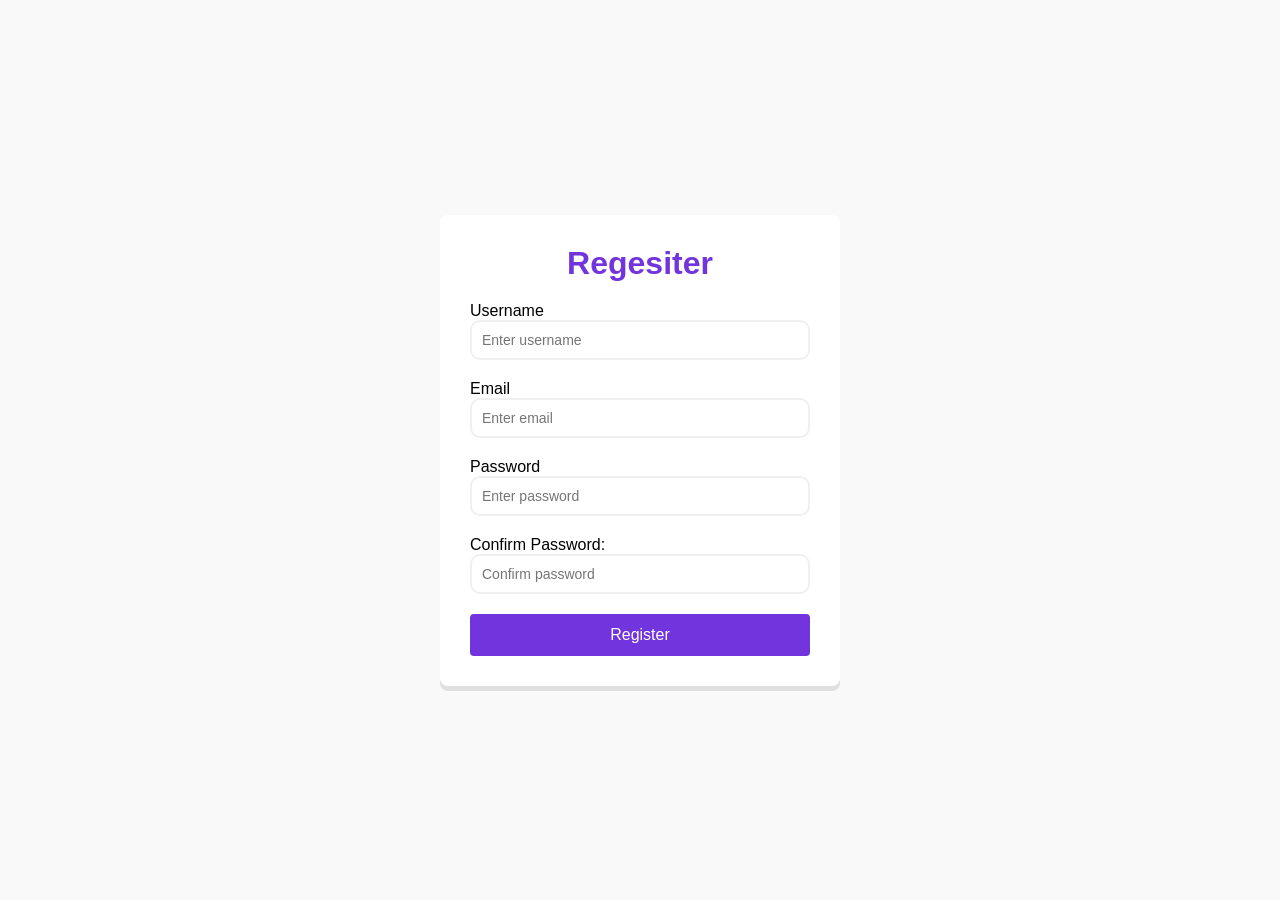
<file: FormV/index.html>
<!doctype html>
<html lang="en">
  <head>
    <meta charset="UTF-8" />
    <meta name="viewport" content="width=device-width, initial-scale=1.0" />
    <title>Form Validator</title>
    <link rel="stylesheet" href="style.css" />
  </head>
  <body>
    <div class="container">
      <form id="registration-form">
        <h1>Regesiter</h1>
        <div class="form-group">
          <label for="username">Username</label>
          <input type="text" id="username" placeholder="Enter username" />
          <small></small>
        </div>
        <div class="form-group">
          <label for="email">Email</label>
          <input type="email" id="email" placeholder="Enter email" />
          <small></small>
        </div>
        <div class="form-group">
          <label for="password">Password</label>
          <input type="password" id="password" placeholder="Enter password" />
          <small></small>
        </div>
        <div class="form-group">
          <label for="confirm-password">Confirm Password:</label>
          <input
            type="password"
            id="confirm-password"
            placeholder="Confirm password"
          />
          <small></small>
        </div>
        <button type="submit">Register</button>
      </form>
    </div>

    <script src="script.js"></script>
  </body>
</html>
</file>
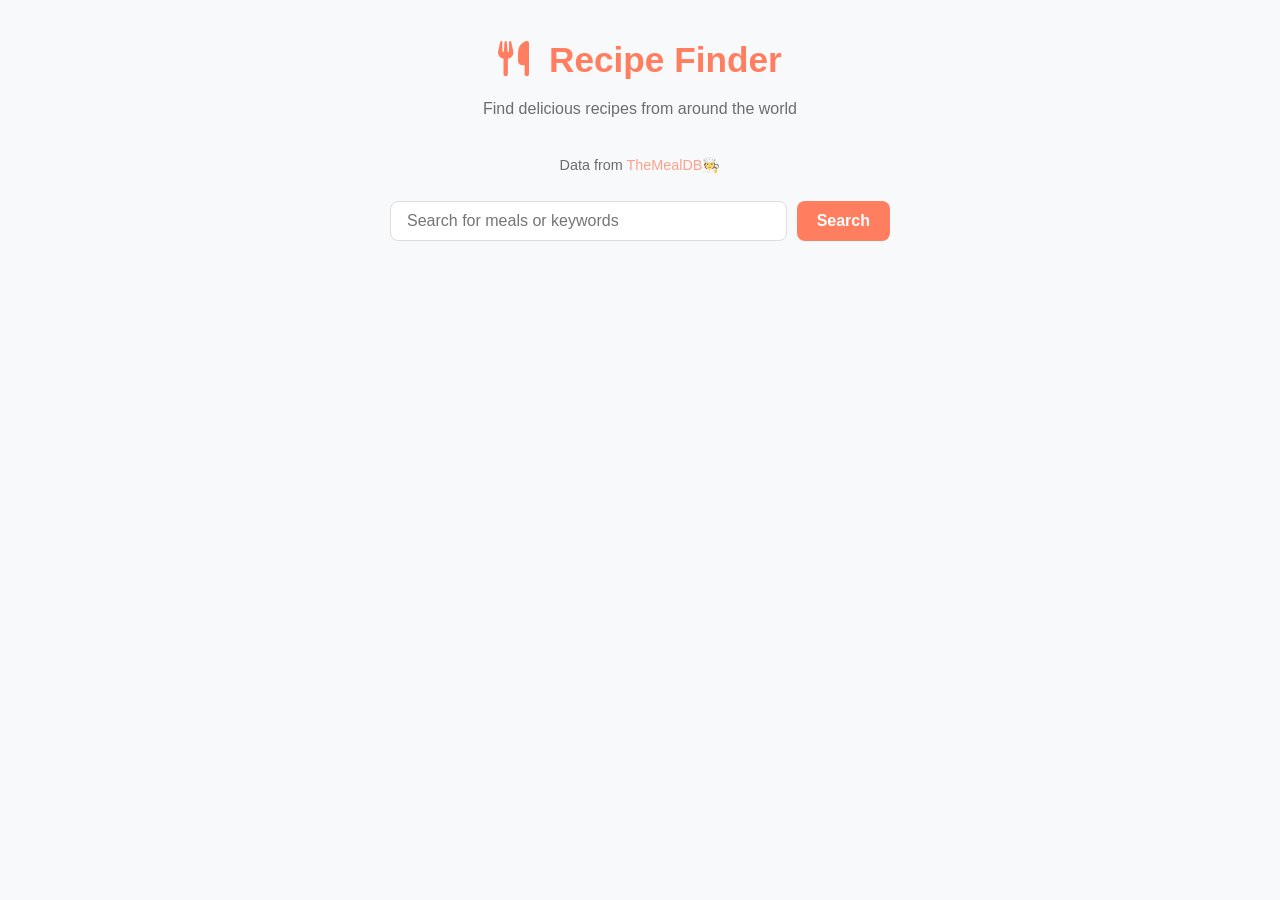
<file: Recipe/index.html>
<!doctype html>
<html lang="en">
  <head>
    <meta charset="UTF-8" />
    <meta name="viewport" content="width=device-width, initial-scale=1.0" />
    <title>Recipe Finder</title>
    <link rel="stylesheet" href="style.css" />
    <link
      rel="stylesheet"
      href="https://cdnjs.cloudflare.com/ajax/libs/font-awesome/6.7.2/css/all.min.css"
      integrity="sha512-Evv84Mr4kqVGRNSgIGL/F/aIDqQb7xQ2vcrdIwxfjThSH8CSR7PBEakCr51Ck+w+/U6swU2Im1vVX0SVk9ABhg=="
      crossorigin="anonymous"
      referrerpolicy="no-referrer"
    />
  </head>
  <body>
    <div class="container">
      <header>
        <h1><i class="fas fa-utensils"></i> Recipe Finder</h1>
        <p>Find delicious recipes from around the world</p>
      </header>

      <p class="api-link">
        Data from <a href="https://www.themealdb.com/api.php">TheMealDB🧑‍🍳</a>
      </p>

      <div class="search-container">
        <input
          type="text"
          id="search-input"
          placeholder="Search for meals or keywords"
        />
        <button id="search-btn">Search</button>
      </div>

      <div id="error-container" class="hidden"></div>
      <div id="result-heading"></div>

      <div id="meals" class="meals-container"></div>

      <div id="meal-details" class="hidden">
        <button id="back-btn"><i class="fas fa-arrow-left"></i> Back to recipes</button>

        <div class="meal-details-content"></div>
      </div>
    </div>
    <script src="script.js"></script>
  </body>
</html>
</file>
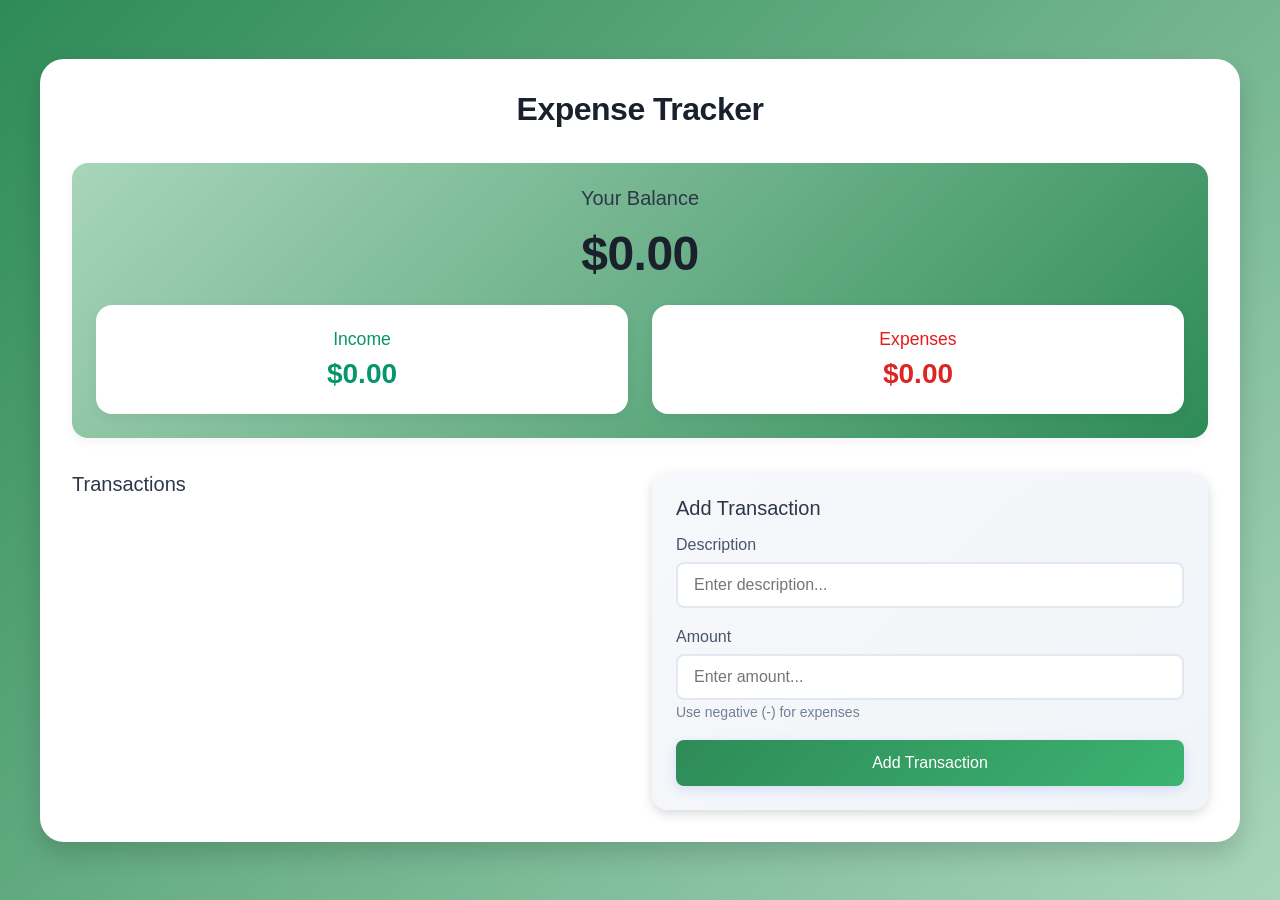
<file: Etracker.html>
<!doctype html>
<html lang="en">
  <head>
    <meta charset="UTF-8" />
    <meta name="viewport" content="width=device-width, initial-scale=1.0" />
    <title>Marjo</title>
    <link rel="stylesheet" href="Et.css" />
  </head>
  <body>
    <div class="container">
      <h1>Expense Tracker</h1>

      <div class="balance-container">
        <h2>Your Balance</h2>
        <h1 id="balance">$0.00</h1>

        <div class="summary">
          <div class="income">
            <h3>Income</h3>
            <p id="income-amount">$0.00</p>
          </div>
          <div class="expenses">
            <h3>Expenses</h3>
            <p id="expenses-amount">$0.00</p>
          </div>
        </div>
      </div>

      <div class="main-content">
        <div class="transaction-container">
          <h2>Transactions</h2>
          <ul id="transaction-list">
            <!--transaction will be added later here-->
          </ul>
        </div>

        <div class="form-container">
          <h2>Add Transaction</h2>

          <form id="transaction-form">
            <div class="form-group">
              <label for="description">Description</label>
              <input
                type="text"
                id="description"
                placeholder="Enter description..."
                required
              />
            </div>

            <div class="form-group">
              <label for="amount">Amount</label>
              <input
                type="number"
                id="amount"
                placeholder="Enter amount..."
                required
              />
              <small>Use negative (-) for expenses</small>
            </div>

            <button type="submit">Add Transaction</button>
          </form>
        </div>
      </div>
    </div>

    <script src="Et.js"></script>
  </body>
</html>
</file>
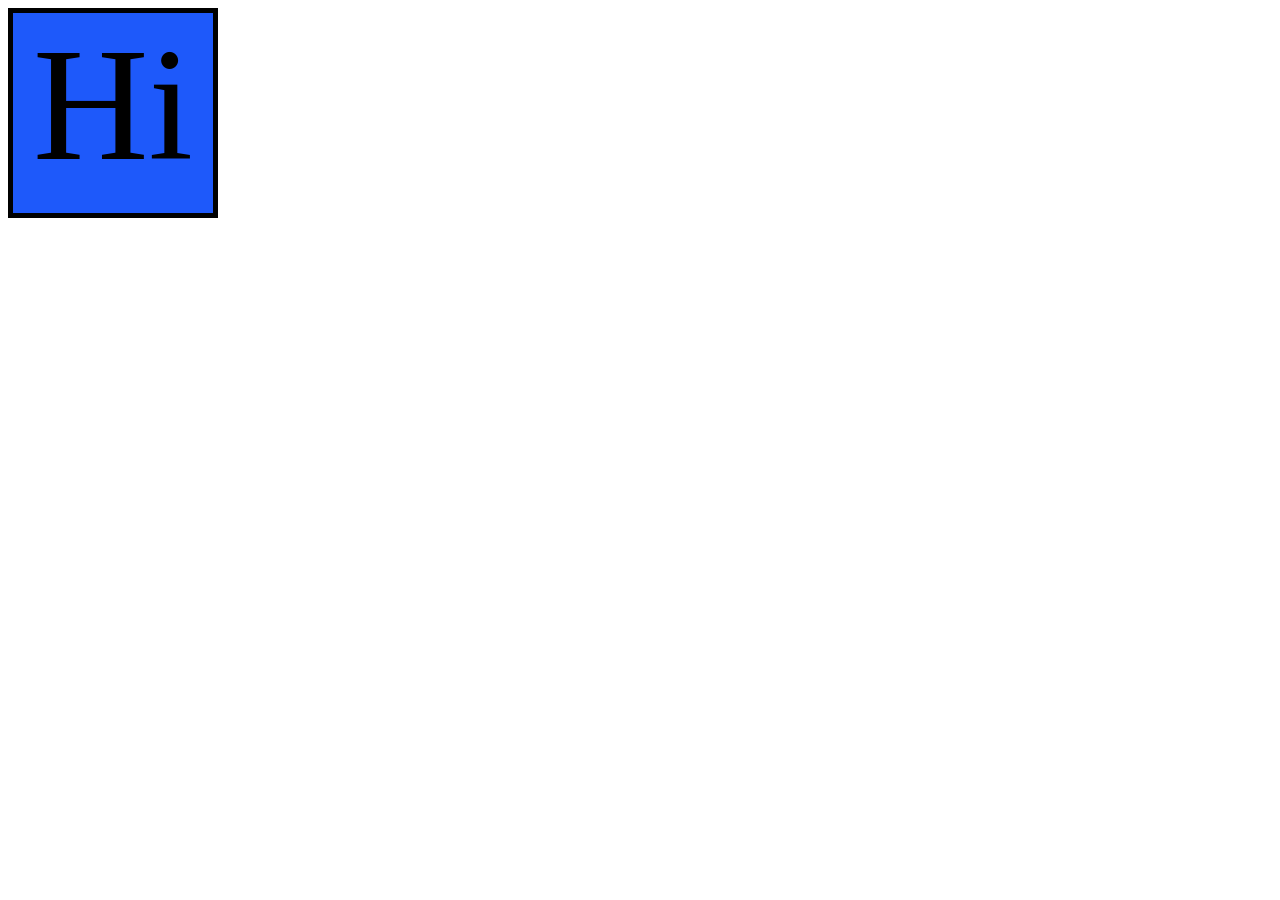
<file: anim/anim.html>
<!doctype html>
<html lang="en">
  <head>
    <meta charset="UTF-8" />
    <meta name="viewport" content="width=device-width, initial-scale=1.0" />
    <title>Marjo</title>
    <link rel="stylesheet" href="anim.css" />
  </head>
  <body>
    <div id="box">Hi</div>
  </body>
</html>
</file>
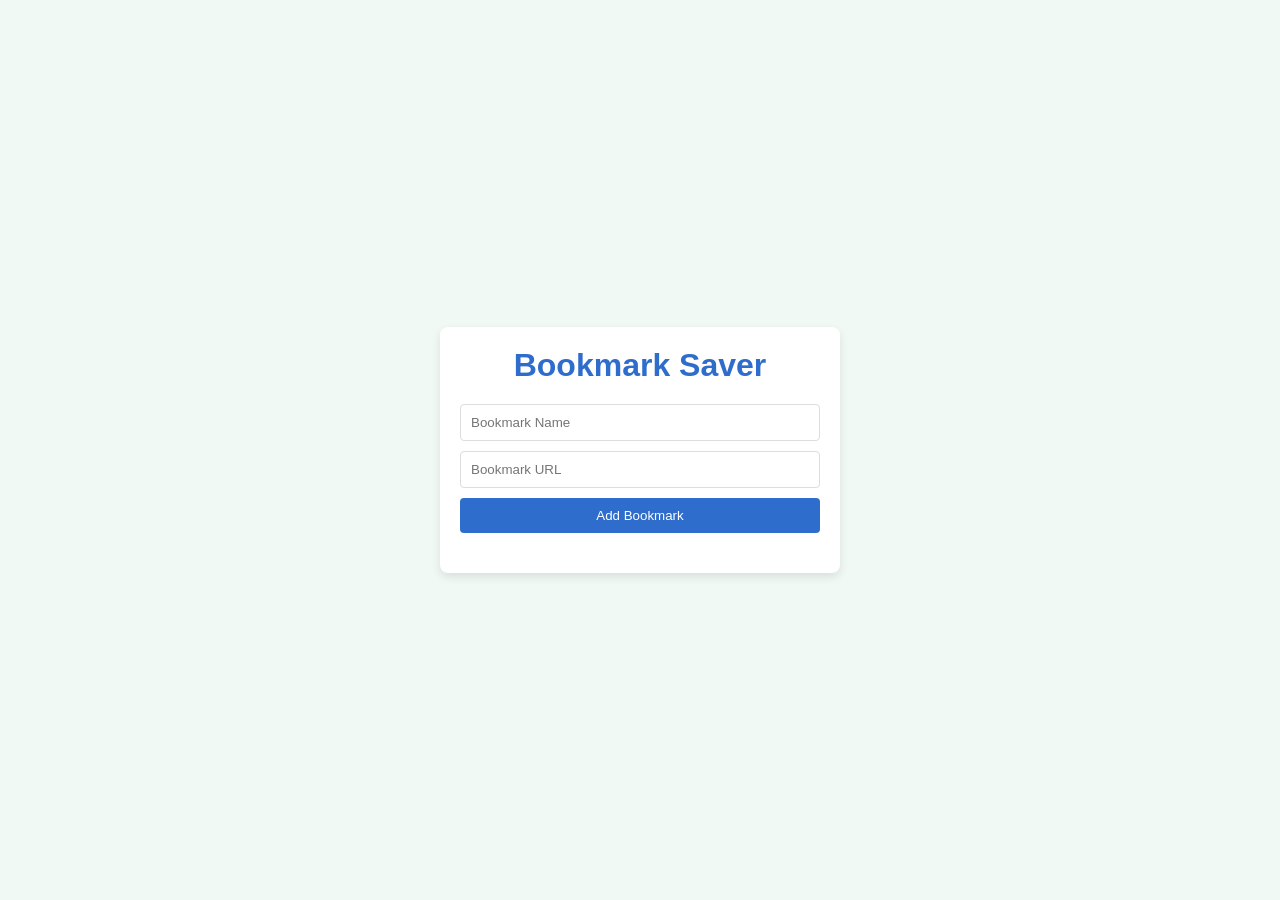
<file: BookS/bookS.html>
<!doctype html>
<html lang="en">
  <head>
    <meta charset="UTF-8" />
    <meta name="viewport" content="width=device-width, initial-scale=1.0" />
    <title>BookMark Saver</title>
    <link rel="stylesheet" href="bookS.css" />
  </head>
  <body>
    <div class="app-container">
      <h1>Bookmark Saver</h1>
      <div class="input-container">
        <input type="text" id="bookmark-name" placeholder="Bookmark Name" />
        <input type="url" id="bookmark-url" placeholder="Bookmark URL" />
        <button id="add-bookmark">Add Bookmark</button>
      </div>

      <ul id="bookmark-list"></ul>
    </div>
    <script src="books.js"></script>
  </body>
</html>
</file>
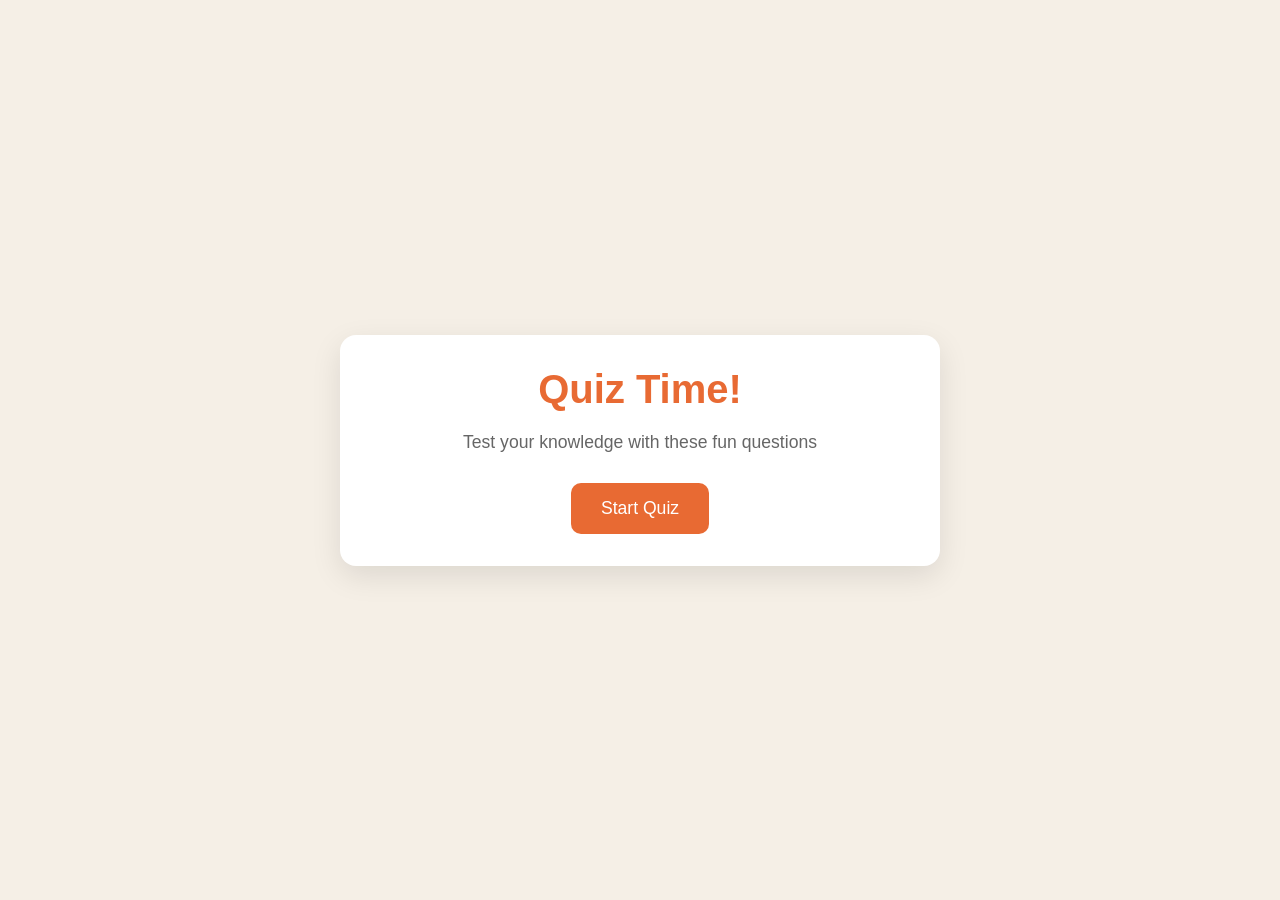
<file: Quiz/Quiz.html>
<!doctype html>
<html lang="en">
  <head>
    <meta charset="UTF-8" />
    <meta name="viewport" content="width=device-width, initial-scale=1.0" />
    <title>Quiz game</title>
    <link rel="stylesheet" href="quiz.css" />
  </head>
  <body>
    <div class="container">
      <div class="screen active" id="start-screen">
        <h1>Quiz Time!</h1>
        <p>Test your knowledge with these fun questions</p>
        <button id="start-btn">Start Quiz</button>
      </div>

      <div class="screen" id="quiz-screen">
        <div class="quiz-header">
          <h2 id="question-text">Question</h2>
          <div class="quiz-info">
            <p>
              Question <span id="current-question">1</span> of
              <span id="total-questions">5</span>
            </p>

            <p>Score: <span id="score">0</span></p>
          </div>
        </div>

        <div id="answers-container" class="answers-container">
          <!-- Answers buttons will be instaled here  from our js code latre t some point-->
        </div>
        <div class="progress-bar">
          <div id="progress" class="progress"></div>
        </div>
      </div>

      <div id="result-screen" class="screen">
        <h1>Quiz Results</h1>
        <div class="result-info">
          <p>
            You scored <span id="final-score">0</span> out of
            <span id="max-score">5</span>
          </p>

          <div id="result-message">Good job!</div>
        </div>
        <button id="restart-btn">Restart Quiz</button>
      </div>
    </div>

    <script src="quiz.js"></script>
  </body>
</html>
</file>
<file: FormV/style.css>
* {
  margin: 0;
  padding: 0;
  box-sizing: border-box;
}

body {
  background-color: #f9f9f9;
  font-family: sans-serif;
  display: flex;
  min-height: 100vh;
  align-items: center;
  justify-content: center;
}

.container {
  background-color: white;
  border-radius: 8px;
  box-shadow: 0px 5px rgba(0, 0, 0, 0.1);
  width: 100%;
  max-width: 400px;
  padding: 30px;
  overflow: hidden;
}

h1 {
  text-align: center;
  color: #5b13d7db;
  margin-bottom: 20px;
}

.form-group {
  margin-bottom: 20px;
  position: relative;
}

lable {
  display: block;
  margin-bottom: 5px;
  color: #555;
  font-weight: bold;
}

input {
  border: 2px solid #f0f0f0;
  border-radius: 10px;
  display: block;
  width: 100%;
  padding: 10px;
  font-size: 14px;
  transition: border-color 0.3s ease;
}

input:focus {
  outline: none;
  border-color: #3498db;
}

small {
  visibility: hidden;
  position: absolute;
  bottom: -18px;
  left: 0;
  font-size: 12px;
}

button {
  cursor: pointer;
  background-color: #5b13d7db;
  border: none;
  color: white;
  display: block;
  font-size: 1rem;
  margin-top: 20px;
  padding: 12px;
  border-radius: 4px;
  width: 100%;
  transition: background-color 0.3s ease;
}

button:hover {
  background-color: #4a0fb8;
}

.form-group.error input {
  border-color: #e74c3c;
}

.form-group.success input {
  border-color: #27ae60;
}

.form-group.error small {
  visibility: visible;
  color: #e74c3c;
}
</file>
<file: Recipe/style.css>
* {
    margin: 0;
    padding: 0;
    box-sizing: border-box;
}

:root {
    --primary: #ff7e5f;
    --primary-dark: #eb5e41;
    --primary-light: #ffb199;
    --secondary: #0ba360;
    --text-dark: #333333;
    --text-light: #f8f9fa;
    --background: #ffffff;
    --background-light: #f8f9fa;
    --card-bg: #ffffff;
    --border-radius: 8px;
    --shadow: 0 2px 4px rgba(0, 0, 0, 0.1);
    --transition: all 0.3s ease;
}

body {
    font-family: sans-serif;
    background-color: var(--background-light);
    color: var(--text-dark);
    line-height: 1.6;
}

.container {
    width: 100%;
    max-width: 1000px;
    margin: 0 auto;
    padding: 2rem 1rem;
}

header {
    text-align: center;
    margin-bottom: 2rem;
}

h1 {
    font-size: 2.2rem;
    color: var(--primary);
    margin-bottom: 0.5rem;
}

h1 i {
    margin-right: 10px;
}

header p {
    opacity: 0.7;
    color: var(--text-dark);
}

.search-container {
    display: flex;
    margin-bottom: 2rem;
    gap: 10px;
    max-width: 500px;
    margin-left: auto;
    margin-right: auto;
}

input[type="text"] {
    flex: 1;
    padding: 10px 16px;
    font-size: 1rem;
    border-radius: var(--border-radius);
    border: 1px solid #ddd;
    background-color: var(--background);
    color: var(--text-dark);
    outline: none;
}

input[type="text"]:focus {
    border: var(--primary);
}

button {
    background-color: var(--primary);
    color: white;
    border: none;
    border-radius: var(--border-radius);
    padding: 0 20px;
    font-size: 1rem;
    font-weight: 600;
    cursor: pointer;
    transition: var(--transition);
}

button:hover {
    background-color: var(--primary-dark);
}

#result-heading {
    text-align: center;
    margin-bottom: 1.5rem;
    font-size: 1.2rem;
    color: var(--text-dark);
}

.meals-container {
    display: grid;
    grid-template-columns: repeat(auto-fill,minmax(250px,1fr));
    gap: 1.5rem;
}

.meal {
    background-color: var(--card-bg);
    border-radius: var(--border-radius);
    box-shadow: var(--shadow);
    overflow: hidden;
    transition: var(--transition);
    cursor: pointer;
    position: relative;
}

.meal:hover {
    transform: translateY(-5px);
    box-shadow: 0 5px 10px rgba(0, 0, 0, 0.1);
}

.meal img {
    width: 100%;
    height: 100px;
    object-fit: cover;
}

.meal-info {
    padding: 1rem;
}

.meal-title {
    font-size: 1.1rem;
    margin-bottom: 0.5rem;
    color: var(--text-dark);
}

.meal-category {
    display: inline-block;
    background-color: var(--primary-light);
    color: var(--text-dark);
    padding: 3px 8px;
    font-size: 0.8rem;
    border-radius: 10px;
    margin-bottom: 10px;
}

#meal-details {
    background-color: var(--background);
    border-radius: var(--border-radius);
    box-shadow: var(--shadow);
    padding: 1.5rem;
    margin: 2rem 0;
}

#back-btn {
    margin-bottom: 1.5rem;
    background-color: transparent;
    color: var(--primary);
    border: 1px solid var(--primary);
    padding: 8px 16px;
}

#back-btn:hover {
    background-color: var(--primary);
    color: white;
}

.meal-details-content {
    display: flex;
    flex-direction: column;
    align-items: center;
}

.meal-details-img {
    width: 100%;
    max-width: 400px;
    border-radius: var(--border-radius);
    margin-bottom: 1.5rem;
}

.meal-details-title {
    font-size: 1.8rem;
    color: var(--primary);
    margin-bottom: 0.5rem;
    text-align: center;
}

.meal-details-category {
    margin-bottom: 1rem;
    text-align: center;
}

.meal-details-category span {
    background-color: var(--primary-light);
    padding: 4px 12px;
    border-radius: 20px;
    font-size: 0.9rem;
}

.meal-details-instructions {
    line-height: 1.7;
    margin-bottom: 1.5rem;
}

.meal-details-instructions h3 {
    margin-bottom: 0.5rem;
}

.ingredients-list {
    list-style-type: none;
    display: grid;
    grid-template-columns: repeat(auto-fill, minmax(180px, 1fr));
    gap: 8px;
    margin-bottom: 1.5rem;
    width: 100%;
}

.ingredients-list li {
    display: flex;
    align-items: center;
    padding: 6px 10px;
    background-color: var(--background-light);
    border-radius: var(--border-radius);
    font-size: 0.9rem;
}

.ingredients-list li i {
    color: var(--secondary);
    margin-right: 8px;
}

.youtube-link {
    display: inline-block;
    background-color: #ff0000;
    color: white;
    padding: 8px 16px;
    border-radius: 4px;
    text-decoration: none;
    font-weight: 600;
    margin-top: 1rem;
    font-size: 0.9rem;
}

.youtube-link i {
    margin-right: 8px;
}

#error-container {
    background-color: rgba(255, 126, 95, 0.1);
    border: 1px solid var(--primary);
    color: var(--primary-dark);
    padding: 1rem;
    border-radius: var(--border-radius);
    text-align: center;
    margin-bottom: 1.5rem;
}

.api-link {
    text-align: center;
    padding-bottom: 1.5rem;
    color: var(--text-dark);
    opacity: 0.7;
    font-size: 0.9rem;
}

.api-link a {
    color: var(--primary);
    text-decoration: none;
}

.hidden {
    display: none;
}

@media (max-width: 600px){
    .search-container {
        flex-direction: column;
    }

    button#search-btn {
        width: 100%;
        padding: 10px;
    }

    .meals-container {
        grid-template-columns: 1fr;
    }

    .meal-details-img {
        max-width: 100%;
    }

    .ingredients-list {
        grid-template-columns: 1fr;
    }
}
</file>
<file: Et.css>
* {
  margin: 0;
  padding: 0;
  box-sizing: border-box;
}
body {
  background: linear-gradient(135deg, #2e8b57, #a8d5ba);
  min-height: 100vh;
  font-family: Arial, Helvetica, sans-serif;
  display: flex;
  align-items: center;
  justify-content: center;
  padding: 20px;
  color: #2d3436;
}

.container {
  width: 100%;
  max-width: 1200px;
  background-color: white;
  padding: 2rem;
  border-radius: 24px;
  box-shadow: 0 12px 24px rgba(0, 0, 0, 0.15);
}

h1 {
  text-align: center;
  color: #1a202c;
  margin-bottom: 35px;
  font-size: 2rem;
  font-weight: 600;
  letter-spacing: -0.5px;
}

h2 {
  color: #2d3748;
  margin-bottom: 1rem;
  font-size: 1.25rem;
  font-weight: 500;
}

.balance-container {
  text-align: center;
  margin-bottom: 35px;
  padding: 24px;
  background: linear-gradient(135deg, #a8d5ba, #2e8b57);
  border-radius: 1rem;
  box-shadow: 0 4px 12px rgba(0, 0, 0, 0.05);
}

.balance-container h1 {
  font-size: 3rem;
  margin: 15px;
}

.summary {
  display: grid;
  grid-template-columns: 1fr 1fr;
  gap: 24px;
  margin-top: 24px;
}

.main-content {
  display: grid;
  grid-template-columns: 1fr 1fr;
  gap: 24px;
}

.income,
.expenses {
  background-color: white;
  padding: 24px;
  border-radius: 1rem;
  box-shadow: 0 4px 12px rgba(0, 0, 0, 0.05);
  transition: transform 0.2s ease;
}

.income:hover,
.expenses:hover {
  transform: translateY(-2px);
}

.income h3 {
  color: #059669;
  font-size: 1.1rem;
  font-weight: 500;
}

.expenses h3 {
  color: #e31b1b;
  font-size: 1.1rem;
  font-weight: 500;
}

.income p,
.expenses p {
  margin-top: 8px;
  font-size: 1.75rem;
  font-weight: 600;
}

.income p {
  color: #059669;
}

.expenses p {
  color: #dc2626;
}

.transaction-container {
  height: 100%;
  display: flex;
  flex-direction: column;
}

#transaction-list {
  list-style: none;
  max-height: 1500px;
  overflow-y: auto;
  padding-right: 8px;
  flex-grow: 1;
}
#transaction-list::-webkit-scrollbar {
  width: 8px;
}
#transaction-list::-webkit-scrollbar-track {
  background-color: #f1f1f1;
  border-radius: 4px;
}
#transaction-list::-webkit-scrollbar-thumb {
  background-color: #cbd5e0;
  border-radius: 4px;
}
#transaction-list::-webkit-scrollbar-thumb:hover {
  background-color: #a0aec0;
}

.transaction {
  display: flex;
  justify-content: space-between;
  text-align: center;
  padding: 1rem 1.2rem;
  margin-bottom: 12px;
  background-color: #fff;
  border-radius: 12px;
  box-shadow: 0 2px 8px rgba(0, 0, 0, 0.05);
  transition: all 0.2s ease;
  border-right: 5px solid;
  animation: slidin 0.3s ease;
}

@keyframes slidin {
  from {
    opacity: 0;
    transform: translateX(-20px);
  }
  to {
    opacity: 1;
    transform: translateX(0px);
  }
}

.transaction:hover {
  transform: translateX(4px);
  box-shadow: 0 4px 12px rgba(0, 0, 0, 0.1);
}

.transaction.income {
  border-right-color: #059669;
}

.transaction.expenses {
  border-right-color: #dc2626;
}

.transaction .delete-btn {
  background: none;
  border: none;
  cursor: pointer;
  color: #dc2626;
  font-size: 1.4rem;
  opacity: 0;
  transition: all 0.2s ease;
  padding: 4px 8px;
  border-radius: 4px;
  margin-top: 12px;
}

.transaction:hover .delete-btn {
  opacity: 1;
}

.transaction .delete-btn:hover {
  background-color: #fee2e2;
  transform: scale(1.1);
}

.form-container {
  background: linear-gradient(135deg, #f6f8fb, #f1f4f8);
  padding: 24px;
  border-radius: 16px;
  box-shadow: 0 4px 12px rgba(0, 0, 0, 0.15);
  height: 100%;
  display: flex;
  flex-direction: column;
}

.form-container form {
  height: 100%;
  display: flex;
  flex-direction: column;
  flex: 1;
}

.form-group {
  margin-bottom: 20px;
}

label {
  display: block;
  margin-bottom: 8px;
  color: #4a5568;
  font-weight: 500;
}

input {
  width: 100%;
  padding: 12px 16px;
  border: 2px solid #e2e8f0;
  border-radius: 8px;
  font-size: 1rem;
  transition: all 0.2s ease;
  background-color: white;
}

input:focus {
  outline: none;
  border-color: #667eea;
  box-shadow: 0 0 0 3px rgba(102, 126, 234, 0.1);
}

input:hover {
  border-color: #cbd5e0;
  font-size: 0.9rem;
  margin-top: 4px;
  display: block;
}

small {
  color: #718096;
  font-size: 0.875rem;
  margin-top: 4px;
  display: block;
}

button[type="submit"] {
  width: 100%;
  padding: 14px;
  background: linear-gradient(135deg, #2e8b57 0%, #3cb371 100%);
  color: white;
  border-radius: 8px;
  border: none;
  cursor: pointer;
  font-size: 1rem;
  font-weight: 500;
  transition: all 0.2s ease;
  box-shadow: 0 4px 12px rgba(102, 126, 234, 0.2);
  margin-top: auto;
}

button[type="submit"]:hover {
  transform: translateY(-2px);
  box-shadow: 0 6px 16px rgba(102, 126, 234, 0.3);
}

button[type="submit"]:active {
  transform: translateY(0);
}

@media (max-width: 900px) {
  .main-content {
    grid-template-columns: 1fr;
  }
  #transaction-list {
    max-height: 300px;
  }
}

@media (max-width: 480px) {
  .container {
    padding: 24px;
  }
  .balance-container h1 {
    font-size: 2.5rem;
  }
  .summary {
    grid-template-columns: 1fr;
    gap: 16px;
  }
  .income p,
  .expenses p {
    font-size: 1.5rem;
  }
  .transaction {
    padding: 14px 16px;
  }
  h1 {
    font-size: 1.8rem;
  }
}
</file>
<file: anim/anim.css>
#box {
  width: 200px;
  height: 200px;
  background-color: rgb(30, 89, 250);
  border: 5px solid;
  font-size: 10em;
  text-align: center;
  animation-name: rotate;
  animation-duration: 2s;
}
@keyframes slideleft {
  from {
    transform: translateX(100%);
  }
}
@keyframes sliderieght {
  to {
    transform: translateX(300%);
  }
}
@keyframes slideup {
  from {
    transform: translateY(300%);
  }
}
@keyframes slidedown {
  to {
    transform: translateY(300%);
  }
}
@keyframes rotate {
  25% {
    transform: rotateZ(360deg);
  }
}
@keyframes grow {
  100% {
    transform: scale(2, 2);
  }
}
@keyframes fade {
  100% {
    opacity: 0;
  }
}
</file>
<file: BookS/bookS.css>
* {
  margin: 0;
  padding: 0;
  box-sizing: border-box;
}

body {
  font-family: sans-serif;
  background-color: #f0f9f4;
  color: #333;
  display: flex;
  justify-content: center;
  align-items: center;
  height: 100vh;
}

.app-container {
  background-color: #fff;
  padding: 20px;
  border-radius: 8px;
  box-shadow: 0 4px 10px rgba(0, 0, 0, 0.1);
  max-width: 400px;
  width: 90%;
  text-align: center;
}

h1 {
  color: #2e6dcc;
  margin-bottom: 20px;
}

.input-container {
  display: flex;
  flex-direction: column;
  gap: 10px;
  margin-bottom: 20px;
}

input {
  padding: 10px;
  border-radius: 4px;
  border: 1px solid #ddd;
}

button {
  padding: 10px;
  background-color: #2e6dcc;
  color: white;
  border: none;
  border-radius: 4px;
  cursor: pointer;
  transition: background-color 0.3s ease;
}

button:hover {
  background-color: #357de9;
}

#bookmark-list {
  list-style: none;
  padding: 0;
}

#bookmark-list li {
  background-color: #f9f9f9;
  padding: 10px;
  border: 1px solid #ddd;
  border-radius: 4px;
  margin-bottom: 10px;
  display: flex;
  justify-content: space-between;
  align-items: center;
}

#bookmark-list a {
  color: #357de9;
  text-decoration: none;
}

#bookmark-list button {
  background-color: #d10b0b;
  padding: 5px 10px;
}

#bookmark-list button:hover {
  background-color: #f30f0f;
}
</file>
<file: Quiz/quiz.css>
* {
  margin: 0;
  padding: 0;
  box-sizing: border-box;
}

body {
  background: #f5efe6;
  display: flex;
  justify-content: center;
  align-items: center;
  min-height: 100vh;
  padding: 1rem;
  font-family: sans-serif;
}

.container {
  background-color: white;
  border-radius: 1rem;
  box-shadow: 0 10px 30px rgba(0, 0, 0, 0.1);
  width: 100%;
  max-width: 600px;
  overflow: hidden;
  position: relative;
}

.screen {
  display: none;
  padding: 2rem;
  text-align: center;
}

.screen.active {
  display: block;
}

#start-screen h1 {
  color: #e86a33;
  margin-bottom: 20px;
  font-size: 2.5rem;
}

#start-screen p {
  color: #666;
  margin-bottom: 30px;
  font-size: 1.1rem;
}

.quiz-header {
  margin-bottom: 1rem;
}

#question-text {
  color: #333;
  font-size: 1.5rem;
  margin-bottom: 1rem;
  line-height: 1.4;
}

.quiz-info {
  display: flex;
  justify-content: space-between;
  color: #666;
  margin-bottom: 10px;
}

.answers-container {
  display: flex;
  flex-direction: column;
  gap: 10px;
  margin-bottom: 25px;
}

.answer-btn {
  background-color: #f8f0e5;
  color: #333;
  border: 2px solid;
  border-radius: 10px;
  padding: 1rem;
  cursor: pointer;
  text-align: left;
  transition: all 0.3s ease;
}

.answer-btn:hover {
  background-color: #eadbc8;
  border-color: #dac0ae;
}

.answer-btn.correct {
  background-color: #e6fff0;
  border: #a3f0c4;
  color: #28a745;
}

.answer-btn.incorrect {
  background-color: #fff0f0;
  border: #ffbdbd;
  color: #dc3545;
}

.progress-bar {
  height: 10px;
  background-color: #f8f0e5;
  border-radius: 5px;
  overflow: hidden;
  margin-top: 20px;
}

.progress {
  height: 100%;
  background-color: #e86a33;
  width: 0%;
  transition: width 0.3s ease;
}

#result-screen h1 {
  color: #e86a33;
  margin-bottom: 30px;
}
.result-info {
  background-color: #f8f0e5;
  border-radius: 10px;
  padding: 20px;
  margin-bottom: 30px;
}

.result-info p {
  font-size: 1.2rem;
  color: #333;
  margin-bottom: 1rem;
}

#result-message {
  font-size: 1.5rem;
  font-weight: 600;
  color: #e86a33;
}

button {
  background-color: #e86a33;
  color: white;
  border: none;
  border-radius: 10px;
  padding: 15px 30px;
  font-size: 1.1rem;
  cursor: pointer;
  transition: background-color 0.3s ease;
}

button:hover {
  background-color: #d45b28;
}

@media (max-width: 500px) {
  .screen {
    padding: 1rem;
  }

  #start-screen h1 {
    font-size: 2rem;
  }

  #question-text {
    font-size: 1.3rem;
  }

  .answer-btn {
    padding: 12px;
  }

  button {
    padding: 12px 25px;
    font-size: 1rem;
  }
}
</file>
